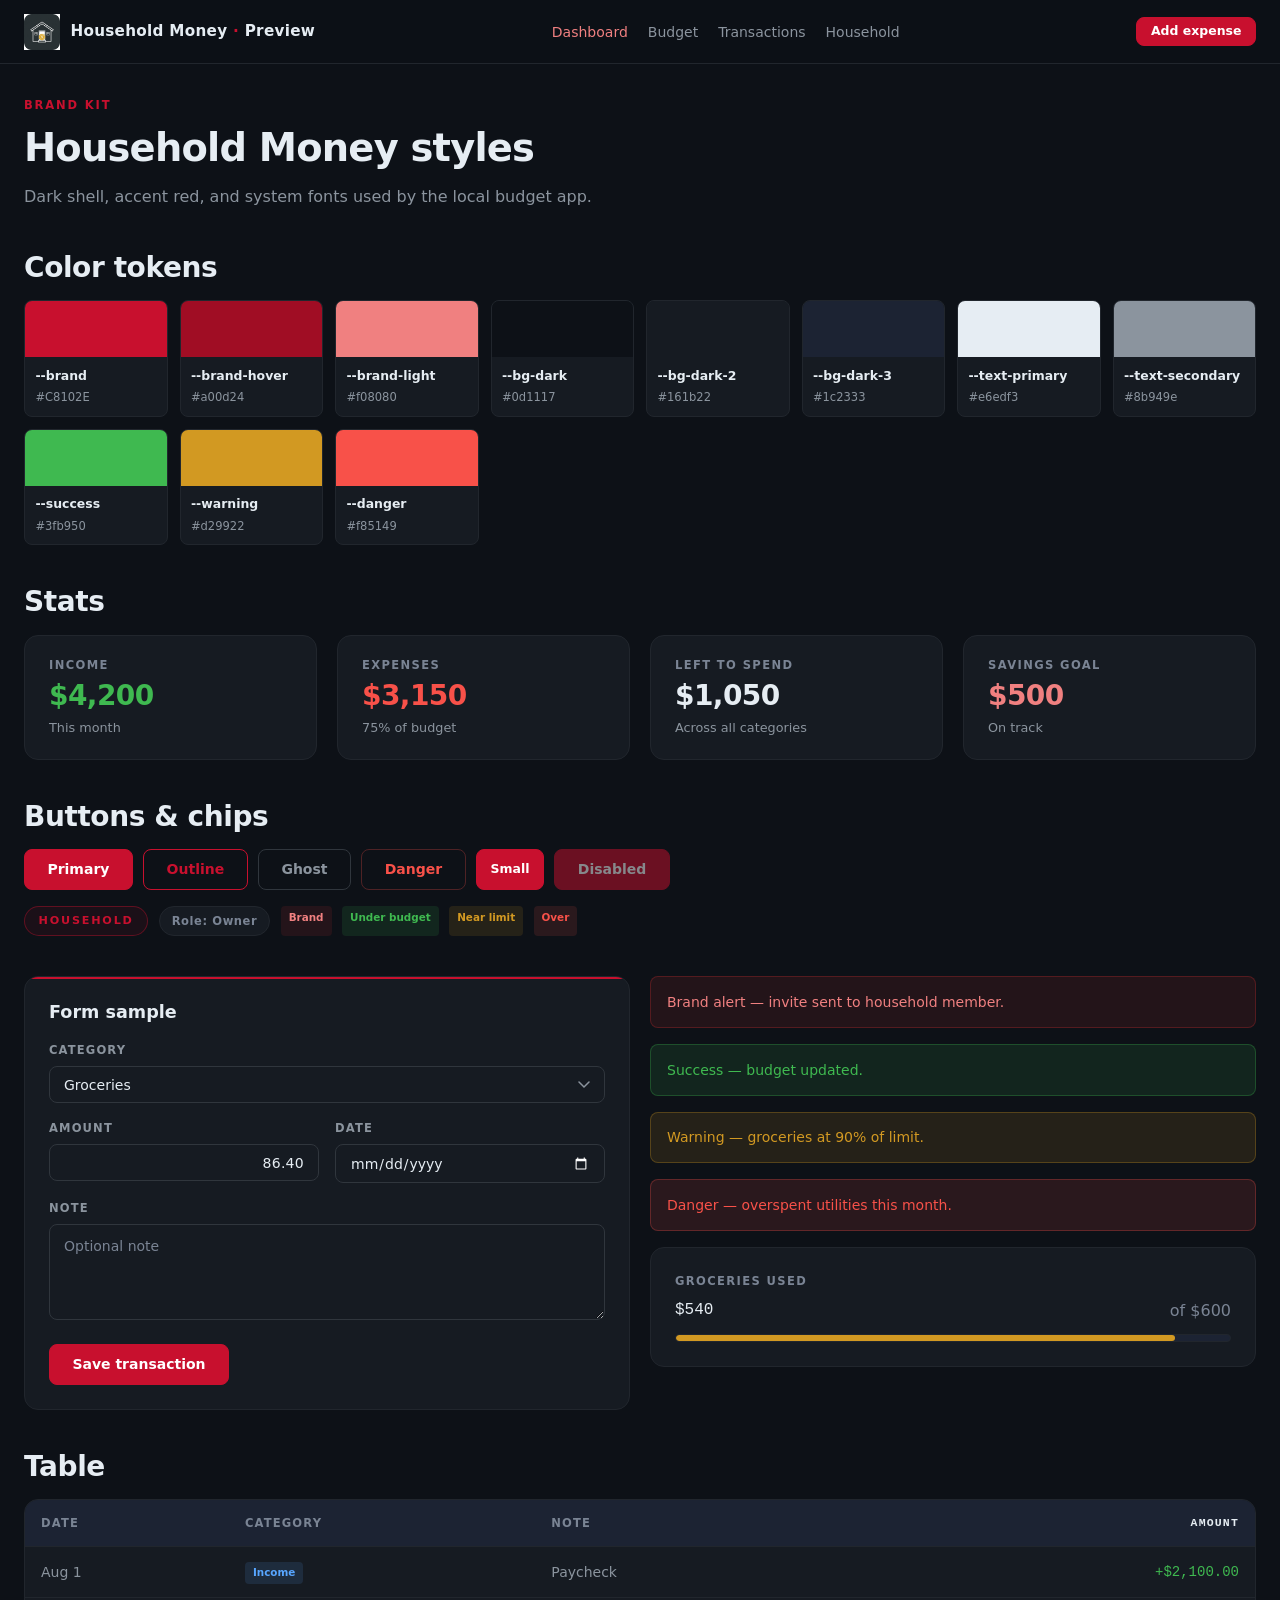
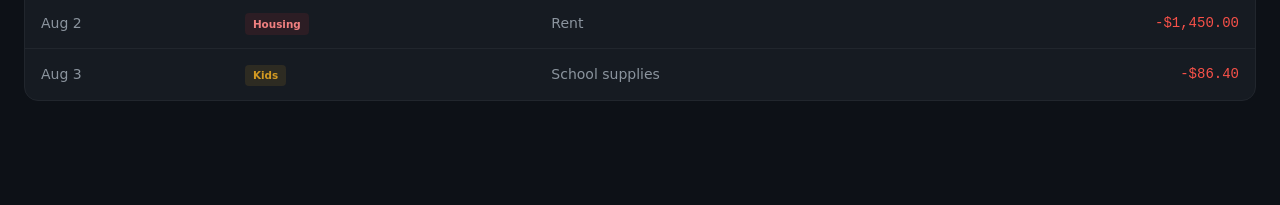
<file: brand/preview.html>
<!DOCTYPE html>
<html lang="en">
<head>
  <meta charset="UTF-8" />
  <meta name="viewport" content="width=device-width, initial-scale=1.0" />
  <title>Household Money — style preview</title>
  <link rel="icon" type="image/png" href="assets/logo_icon.png" />
  <link rel="stylesheet" href="base.css" />
  <style>
    .swatch-grid {
      display: grid;
      grid-template-columns: repeat(auto-fill, minmax(140px, 1fr));
      gap: 0.75rem;
      margin-top: 1rem;
    }
    .swatch {
      border: 1px solid var(--border);
      border-radius: var(--radius);
      overflow: hidden;
      background: var(--bg-dark-2);
    }
    .swatch-color { height: 56px; }
    .swatch-meta {
      padding: 0.55rem 0.65rem;
      font-size: 0.72rem;
      color: var(--text-secondary);
    }
    .swatch-meta strong {
      display: block;
      color: var(--text-primary);
      font-size: 0.78rem;
      margin-bottom: 0.15rem;
    }
    .preview-section { margin-bottom: 2.5rem; }
    .btn-row { display: flex; flex-wrap: wrap; gap: 0.65rem; margin-top: 1rem; }
  </style>
</head>
<body>
  <a class="skip-link" href="#main">Skip to main content</a>

  <header class="app-nav">
    <div class="app-nav-inner">
      <a class="app-logo" href="#">
        <img src="assets/logo_icon_transparent.png" alt="" />
        <span>Household Money <span class="brand-dot">·</span> Preview</span>
      </a>
      <ul class="app-nav-links">
        <li><a class="active" href="#">Dashboard</a></li>
        <li><a href="#">Budget</a></li>
        <li><a href="#">Transactions</a></li>
        <li><a href="#">Household</a></li>
      </ul>
      <button class="btn btn-primary btn-sm" type="button">Add expense</button>
    </div>
  </header>

  <main id="main" class="container-app" style="padding-top: 2rem; padding-bottom: 4rem;">
    <div class="preview-section">
      <span class="section-label">Brand kit</span>
      <h1>Household Money styles</h1>
      <p style="max-width: 620px; margin-top: 0.75rem;">
        Dark shell, accent red, and system fonts used by the local budget app.
      </p>
    </div>

    <div class="preview-section">
      <h2>Color tokens</h2>
      <div class="swatch-grid">
        <div class="swatch"><div class="swatch-color" style="background:#C8102E"></div><div class="swatch-meta"><strong>--brand</strong>#C8102E</div></div>
        <div class="swatch"><div class="swatch-color" style="background:#a00d24"></div><div class="swatch-meta"><strong>--brand-hover</strong>#a00d24</div></div>
        <div class="swatch"><div class="swatch-color" style="background:#f08080"></div><div class="swatch-meta"><strong>--brand-light</strong>#f08080</div></div>
        <div class="swatch"><div class="swatch-color" style="background:#0d1117"></div><div class="swatch-meta"><strong>--bg-dark</strong>#0d1117</div></div>
        <div class="swatch"><div class="swatch-color" style="background:#161b22"></div><div class="swatch-meta"><strong>--bg-dark-2</strong>#161b22</div></div>
        <div class="swatch"><div class="swatch-color" style="background:#1c2333"></div><div class="swatch-meta"><strong>--bg-dark-3</strong>#1c2333</div></div>
        <div class="swatch"><div class="swatch-color" style="background:#e6edf3"></div><div class="swatch-meta"><strong>--text-primary</strong>#e6edf3</div></div>
        <div class="swatch"><div class="swatch-color" style="background:#8b949e"></div><div class="swatch-meta"><strong>--text-secondary</strong>#8b949e</div></div>
        <div class="swatch"><div class="swatch-color" style="background:#3fb950"></div><div class="swatch-meta"><strong>--success</strong>#3fb950</div></div>
        <div class="swatch"><div class="swatch-color" style="background:#d29922"></div><div class="swatch-meta"><strong>--warning</strong>#d29922</div></div>
        <div class="swatch"><div class="swatch-color" style="background:#f85149"></div><div class="swatch-meta"><strong>--danger</strong>#f85149</div></div>
      </div>
    </div>

    <div class="preview-section">
      <h2>Stats</h2>
      <div class="grid-4" style="margin-top: 1rem;">
        <div class="stat">
          <div class="stat-label">Income</div>
          <div class="stat-value positive">$4,200</div>
          <div class="stat-hint">This month</div>
        </div>
        <div class="stat">
          <div class="stat-label">Expenses</div>
          <div class="stat-value negative">$3,150</div>
          <div class="stat-hint">75% of budget</div>
        </div>
        <div class="stat">
          <div class="stat-label">Left to spend</div>
          <div class="stat-value">$1,050</div>
          <div class="stat-hint">Across all categories</div>
        </div>
        <div class="stat">
          <div class="stat-label">Savings goal</div>
          <div class="stat-value" style="color: var(--brand-light);">$500</div>
          <div class="stat-hint">On track</div>
        </div>
      </div>
    </div>

    <div class="preview-section">
      <h2>Buttons & chips</h2>
      <div class="btn-row">
        <button class="btn btn-primary" type="button">Primary</button>
        <button class="btn btn-outline" type="button">Outline</button>
        <button class="btn btn-ghost" type="button">Ghost</button>
        <button class="btn btn-danger" type="button">Danger</button>
        <button class="btn btn-primary btn-sm" type="button">Small</button>
        <button class="btn btn-primary" type="button" disabled>Disabled</button>
      </div>
      <div class="btn-row">
        <span class="tag-pill">Household</span>
        <span class="badge">Role: Owner</span>
        <span class="chip chip-brand">Brand</span>
        <span class="chip chip-success">Under budget</span>
        <span class="chip chip-warning">Near limit</span>
        <span class="chip chip-danger">Over</span>
      </div>
    </div>

    <div class="preview-section grid-2">
      <div class="card card-accent">
        <h3 class="card-title">Form sample</h3>
        <div class="form-group" style="margin-top: 1rem;">
          <label for="cat">Category</label>
          <select id="cat">
            <option>Groceries</option>
            <option>Kids</option>
            <option>Housing</option>
          </select>
        </div>
        <div class="form-row">
          <div class="form-group">
            <label for="amt">Amount</label>
            <input id="amt" class="input-money" type="text" placeholder="0.00" value="86.40" />
          </div>
          <div class="form-group">
            <label for="date">Date</label>
            <input id="date" type="date" />
          </div>
        </div>
        <div class="form-group">
          <label for="note">Note</label>
          <textarea id="note" placeholder="Optional note"></textarea>
        </div>
        <button class="btn btn-primary" type="button">Save transaction</button>
      </div>

      <div>
        <div class="alert alert-brand" style="margin-bottom: 1rem;">Brand alert — invite sent to household member.</div>
        <div class="alert alert-success" style="margin-bottom: 1rem;">Success — budget updated.</div>
        <div class="alert alert-warning" style="margin-bottom: 1rem;">Warning — groceries at 90% of limit.</div>
        <div class="alert alert-danger" style="margin-bottom: 1rem;">Danger — overspent utilities this month.</div>
        <div class="card">
          <div class="stat-label">Groceries used</div>
          <div style="display:flex; justify-content:space-between; margin: 0.5rem 0 0.65rem;">
            <span class="text-primary mono">$540</span>
            <span class="text-muted">of $600</span>
          </div>
          <div class="progress"><div class="progress-bar warn" style="width: 90%"></div></div>
        </div>
      </div>
    </div>

    <div class="preview-section">
      <h2>Table</h2>
      <div class="table-wrap" style="margin-top: 1rem;">
        <table class="data">
          <thead>
            <tr>
              <th>Date</th>
              <th>Category</th>
              <th>Note</th>
              <th class="num">Amount</th>
            </tr>
          </thead>
          <tbody>
            <tr>
              <td>Aug 1</td>
              <td><span class="chip chip-info">Income</span></td>
              <td>Paycheck</td>
              <td class="num positive">+$2,100.00</td>
            </tr>
            <tr>
              <td>Aug 2</td>
              <td><span class="chip chip-brand">Housing</span></td>
              <td>Rent</td>
              <td class="num negative">-$1,450.00</td>
            </tr>
            <tr>
              <td>Aug 3</td>
              <td><span class="chip chip-warning">Kids</span></td>
              <td>School supplies</td>
              <td class="num negative">-$86.40</td>
            </tr>
          </tbody>
        </table>
      </div>
    </div>
  </main>
</body>
</html>
</file>
<file: brand/base.css>
/* ================================================================
   Household Money — base UI (app shell)
   ================================================================ */

@import url("./tokens.css");

/* Reset & base */
*, *::before, *::after { box-sizing: border-box; margin: 0; padding: 0; }

html {
  scroll-behavior: smooth;
  font-size: 16px;
  color-scheme: dark;
}

body {
  font-family: var(--font-sans);
  background: var(--bg-dark);
  color: var(--text-primary);
  line-height: 1.6;
  -webkit-font-smoothing: antialiased;
  -moz-osx-font-smoothing: grayscale;
  min-height: 100vh;
}

a {
  color: var(--brand);
  text-decoration: none;
  transition: color 0.15s;
}
a:hover { color: var(--brand-hover); }

img { max-width: 100%; display: block; }

/* Focus (a11y) */
a:focus-visible,
button:focus-visible,
input:focus-visible,
select:focus-visible,
textarea:focus-visible,
[tabindex]:focus-visible {
  outline: 2px solid var(--brand-light);
  outline-offset: 2px;
}

.skip-link {
  position: absolute;
  left: -9999px;
  top: 0;
  z-index: 2000;
  background: var(--brand);
  color: #fff;
  padding: 0.6rem 1rem;
  border-radius: 0 0 6px 0;
  font-weight: 600;
  text-decoration: none;
}
.skip-link:focus { left: 0; }

/* Layout */
.container {
  max-width: var(--max-width);
  margin: 0 auto;
  padding: 0 1.5rem;
}

.container-app {
  max-width: var(--max-width-app);
  margin: 0 auto;
  padding: 0 1.5rem;
}

/* Typography */
h1 {
  font-size: clamp(1.75rem, 3.5vw, 2.4rem);
  font-weight: 700;
  line-height: 1.15;
  letter-spacing: -0.02em;
}
h2 {
  font-size: clamp(1.35rem, 2.5vw, 1.75rem);
  font-weight: 700;
  line-height: 1.2;
  letter-spacing: -0.015em;
}
h3 {
  font-size: 1.1rem;
  font-weight: 600;
  line-height: 1.35;
}
p {
  font-size: 1rem;
  line-height: 1.75;
  color: var(--text-secondary);
}

.section-label {
  font-size: 0.72rem;
  font-weight: 700;
  letter-spacing: 0.16em;
  text-transform: uppercase;
  color: var(--brand);
  margin-bottom: 0.75rem;
  display: block;
}

.text-primary { color: var(--text-primary); }
.text-secondary { color: var(--text-secondary); }
.text-muted { color: var(--text-muted); }
.text-brand { color: var(--brand); }
.text-success { color: var(--success); }
.text-warning { color: var(--warning); }
.text-danger { color: var(--danger); }

.mono { font-family: var(--font-mono); }

/* Buttons */
.btn {
  display: inline-flex;
  align-items: center;
  justify-content: center;
  gap: 0.4rem;
  padding: 0.7rem 1.4rem;
  border-radius: var(--radius);
  font-size: 0.875rem;
  font-weight: 600;
  font-family: var(--font-sans);
  cursor: pointer;
  transition: var(--ease);
  border: 1.5px solid transparent;
  text-decoration: none;
  white-space: nowrap;
  line-height: 1.2;
}
.btn:disabled {
  opacity: 0.5;
  cursor: not-allowed;
  transform: none !important;
}

.btn-primary {
  background: var(--brand);
  color: #fff;
  border-color: var(--brand);
}
.btn-primary:hover:not(:disabled) {
  background: var(--brand-hover);
  border-color: var(--brand-hover);
  color: #fff;
  transform: translateY(-1px);
}

.btn-outline {
  background: transparent;
  color: var(--brand);
  border-color: var(--brand);
}
.btn-outline:hover:not(:disabled) {
  background: var(--brand-dim);
  color: var(--brand-hover);
  transform: translateY(-1px);
}

.btn-ghost {
  background: transparent;
  color: var(--text-secondary);
  border-color: var(--border-hover);
}
.btn-ghost:hover:not(:disabled) {
  border-color: var(--brand);
  color: var(--brand);
}

.btn-success {
  background: var(--success);
  color: #0d1117;
  border-color: var(--success);
}
.btn-danger {
  background: transparent;
  color: var(--danger);
  border-color: var(--danger-border);
}
.btn-danger:hover:not(:disabled) {
  background: var(--danger-dim);
}

.btn-lg {
  padding: 0.85rem 1.75rem;
  font-size: 0.95rem;
}
.btn-sm {
  padding: 0.4rem 0.85rem;
  font-size: 0.78rem;
}
.btn-block { width: 100%; }

/* Cards */
.card {
  background: var(--bg-dark-2);
  border: 1px solid var(--border);
  border-radius: var(--radius-lg);
  padding: 1.5rem;
  transition: border-color 0.2s, transform 0.2s;
  position: relative;
  overflow: hidden;
}
.card-hover:hover {
  border-color: var(--brand-border);
  transform: translateY(-2px);
}
.card-accent::before {
  content: '';
  position: absolute;
  top: 0; left: 0; right: 0;
  height: 2px;
  background: var(--brand);
}
.card-featured {
  border-color: var(--brand);
  background: var(--bg-dark-3);
}

.card-title {
  color: var(--text-primary);
  margin-bottom: 0.5rem;
}
.card-body { color: var(--text-secondary); font-size: 0.9rem; }

/* Stat / metric tiles */
.stat {
  background: var(--bg-dark-2);
  border: 1px solid var(--border);
  border-radius: var(--radius-lg);
  padding: 1.25rem 1.5rem;
}
.stat-label {
  font-size: 0.72rem;
  font-weight: 700;
  letter-spacing: 0.12em;
  text-transform: uppercase;
  color: var(--text-muted);
  margin-bottom: 0.4rem;
}
.stat-value {
  font-size: 1.75rem;
  font-weight: 700;
  letter-spacing: -0.02em;
  color: var(--text-primary);
  line-height: 1.15;
}
.stat-value.positive { color: var(--money-positive); }
.stat-value.negative { color: var(--money-negative); }
.stat-hint {
  margin-top: 0.35rem;
  font-size: 0.8rem;
  color: var(--text-secondary);
}

/* Badges / chips / tags */
.badge {
  display: inline-flex;
  align-items: center;
  font-size: 0.72rem;
  font-weight: 600;
  color: var(--text-muted);
  background: var(--bg-dark-2);
  border: 1px solid var(--border);
  padding: 0.3rem 0.75rem;
  border-radius: var(--radius-pill);
  letter-spacing: 0.05em;
}

.chip {
  display: inline-block;
  padding: 0.15rem 0.5rem;
  border-radius: 4px;
  font-size: 0.65rem;
  font-weight: 700;
}
.chip-brand  { background: var(--brand-dim); color: var(--brand-light); }
.chip-success { background: var(--success-dim); color: var(--success); }
.chip-warning { background: var(--warning-dim); color: var(--warning); }
.chip-danger  { background: var(--danger-dim); color: var(--danger); }
.chip-info    { background: var(--info-dim); color: var(--info); }

.tag-pill {
  display: inline-flex;
  align-items: center;
  gap: 0.5rem;
  font-size: 0.7rem;
  font-weight: 700;
  letter-spacing: 0.16em;
  text-transform: uppercase;
  color: var(--brand);
  border: 1px solid rgba(200, 16, 46, 0.4);
  background: rgba(200, 16, 46, 0.08);
  padding: 0.3rem 0.85rem;
  border-radius: 20px;
}

/* Forms */
.form-group { margin-bottom: 1rem; }

.form-group label {
  display: block;
  font-size: 0.72rem;
  font-weight: 700;
  color: var(--text-secondary);
  text-transform: uppercase;
  letter-spacing: 0.1em;
  margin-bottom: 0.4rem;
}

.form-group input,
.form-group select,
.form-group textarea {
  width: 100%;
  background: var(--bg-dark-2);
  border: 1px solid var(--border-hover);
  border-radius: var(--radius);
  color: var(--text-primary);
  font-family: var(--font-sans);
  font-size: 0.875rem;
  padding: 0.6rem 0.875rem;
  transition: border-color 0.15s, background 0.15s;
  outline: none;
  appearance: none;
}
.form-group input::placeholder,
.form-group textarea::placeholder { color: var(--text-muted); }

.form-group input:focus,
.form-group select:focus,
.form-group textarea:focus {
  border-color: var(--brand);
  background: var(--bg-dark-3);
}

.form-group select {
  cursor: pointer;
  background-image: url("data:image/svg+xml,%3Csvg xmlns='http://www.w3.org/2000/svg' width='12' height='8' viewBox='0 0 12 8'%3E%3Cpath d='M1 1l5 5 5-5' stroke='%238b949e' stroke-width='1.5' fill='none' stroke-linecap='round'/%3E%3C/svg%3E");
  background-repeat: no-repeat;
  background-position: right 0.875rem center;
  padding-right: 2.25rem;
}

.form-group textarea {
  min-height: 96px;
  resize: vertical;
  line-height: 1.6;
}

.form-row {
  display: grid;
  grid-template-columns: 1fr 1fr;
  gap: 1rem;
}

.form-hint {
  font-size: 0.78rem;
  color: var(--text-muted);
  margin-top: 0.35rem;
}
.form-error {
  font-size: 0.78rem;
  color: var(--danger);
  margin-top: 0.35rem;
}

/* Input money */
.input-money {
  font-family: var(--font-mono);
  text-align: right;
  letter-spacing: 0.02em;
}

/* Tables */
.table-wrap {
  overflow-x: auto;
  border: 1px solid var(--border);
  border-radius: var(--radius-lg);
  background: var(--bg-dark-2);
}

table.data {
  width: 100%;
  border-collapse: collapse;
  font-size: 0.875rem;
}
table.data th {
  text-align: left;
  font-size: 0.72rem;
  font-weight: 700;
  letter-spacing: 0.1em;
  text-transform: uppercase;
  color: var(--text-muted);
  padding: 0.85rem 1rem;
  border-bottom: 1px solid var(--border);
  background: var(--bg-dark-3);
  white-space: nowrap;
}
table.data td {
  padding: 0.85rem 1rem;
  border-bottom: 1px solid var(--border);
  color: var(--text-secondary);
  vertical-align: middle;
}
table.data tr:last-child td { border-bottom: none; }
table.data tr:hover td { background: rgba(255, 255, 255, 0.02); }
table.data td.num,
table.data th.num {
  text-align: right;
  font-family: var(--font-mono);
  color: var(--text-primary);
}
table.data td.positive { color: var(--money-positive); }
table.data td.negative { color: var(--money-negative); }

/* App shell: top nav */
.app-nav {
  position: sticky;
  top: 0;
  z-index: 100;
  height: var(--nav-height);
  background: rgba(13, 17, 23, 0.88);
  backdrop-filter: blur(14px);
  -webkit-backdrop-filter: blur(14px);
  border-bottom: 1px solid var(--border);
}
.app-nav-inner {
  max-width: var(--max-width-app);
  margin: 0 auto;
  padding: 0 1.5rem;
  height: 100%;
  display: flex;
  align-items: center;
  justify-content: space-between;
  gap: 1rem;
}
.app-logo {
  display: flex;
  align-items: center;
  gap: 0.65rem;
  color: var(--text-primary);
  font-weight: 700;
  font-size: 0.95rem;
  letter-spacing: 0.02em;
}
.app-logo img {
  height: 36px;
  width: auto;
}
.app-logo .brand-dot {
  color: var(--brand);
}
.app-nav-links {
  display: flex;
  align-items: center;
  gap: 1.25rem;
  list-style: none;
}
.app-nav-links a {
  color: var(--text-secondary);
  font-size: 0.875rem;
  font-weight: 500;
}
.app-nav-links a:hover,
.app-nav-links a.active {
  color: var(--text-primary);
}
.app-nav-links a.active {
  color: var(--brand-light);
}

/* Sidebar layout (optional) */
.app-shell {
  display: grid;
  grid-template-columns: var(--sidebar-width) 1fr;
  min-height: calc(100vh - var(--nav-height));
}
.app-sidebar {
  background: var(--bg-dark-2);
  border-right: 1px solid var(--border);
  padding: 1.25rem 0.85rem;
}
.app-sidebar a {
  display: flex;
  align-items: center;
  gap: 0.65rem;
  padding: 0.65rem 0.85rem;
  border-radius: var(--radius);
  color: var(--text-secondary);
  font-size: 0.875rem;
  font-weight: 500;
  margin-bottom: 0.25rem;
}
.app-sidebar a:hover {
  background: var(--bg-dark-3);
  color: var(--text-primary);
}
.app-sidebar a.active {
  background: var(--brand-dim);
  color: var(--brand-light);
  border: 1px solid var(--brand-border);
}
.app-main {
  padding: 1.75rem 1.5rem 3rem;
}

/* Alerts */
.alert {
  border-radius: var(--radius);
  padding: 0.85rem 1rem;
  font-size: 0.875rem;
  border: 1px solid var(--border);
  background: var(--bg-dark-2);
  color: var(--text-secondary);
}
.alert-brand {
  background: var(--brand-dim);
  border-color: var(--brand-border);
  color: var(--brand-light);
}
.alert-success {
  background: var(--success-dim);
  border-color: var(--success-border);
  color: var(--success);
}
.alert-warning {
  background: var(--warning-dim);
  border-color: var(--warning-border);
  color: var(--warning);
}
.alert-danger {
  background: var(--danger-dim);
  border-color: var(--danger-border);
  color: var(--danger);
}

/* Progress bar (budget used %) */
.progress {
  height: 8px;
  background: var(--bg-dark-3);
  border: 1px solid var(--border);
  border-radius: var(--radius-pill);
  overflow: hidden;
}
.progress-bar {
  height: 100%;
  background: var(--brand);
  border-radius: var(--radius-pill);
  transition: width 0.3s ease;
}
.progress-bar.ok { background: var(--success); }
.progress-bar.warn { background: var(--warning); }
.progress-bar.over { background: var(--danger); }

/* Empty state */
.empty {
  text-align: center;
  padding: 3rem 1.5rem;
  color: var(--text-secondary);
  border: 1px dashed var(--border-hover);
  border-radius: var(--radius-lg);
  background: rgba(255, 255, 255, 0.01);
}
.empty h3 {
  color: var(--text-primary);
  margin-bottom: 0.5rem;
}

/* Divider */
.divider {
  border: none;
  border-top: 1px solid var(--border);
  margin: 1.5rem 0;
}

/* Grid helpers */
.grid-2 {
  display: grid;
  grid-template-columns: repeat(2, 1fr);
  gap: 1.25rem;
}
.grid-3 {
  display: grid;
  grid-template-columns: repeat(3, 1fr);
  gap: 1.25rem;
}
.grid-4 {
  display: grid;
  grid-template-columns: repeat(4, 1fr);
  gap: 1.25rem;
}

/* Responsive */
@media (max-width: 960px) {
  .app-shell { grid-template-columns: 1fr; }
  .app-sidebar {
    border-right: none;
    border-bottom: 1px solid var(--border);
    display: flex;
    gap: 0.35rem;
    overflow-x: auto;
    padding: 0.75rem;
  }
  .app-sidebar a { margin-bottom: 0; white-space: nowrap; }
  .grid-4 { grid-template-columns: repeat(2, 1fr); }
  .grid-3 { grid-template-columns: 1fr; }
  .form-row { grid-template-columns: 1fr; }
}

@media (max-width: 640px) {
  .grid-2, .grid-4 { grid-template-columns: 1fr; }
  .app-nav-links { display: none; }
}
</file>
